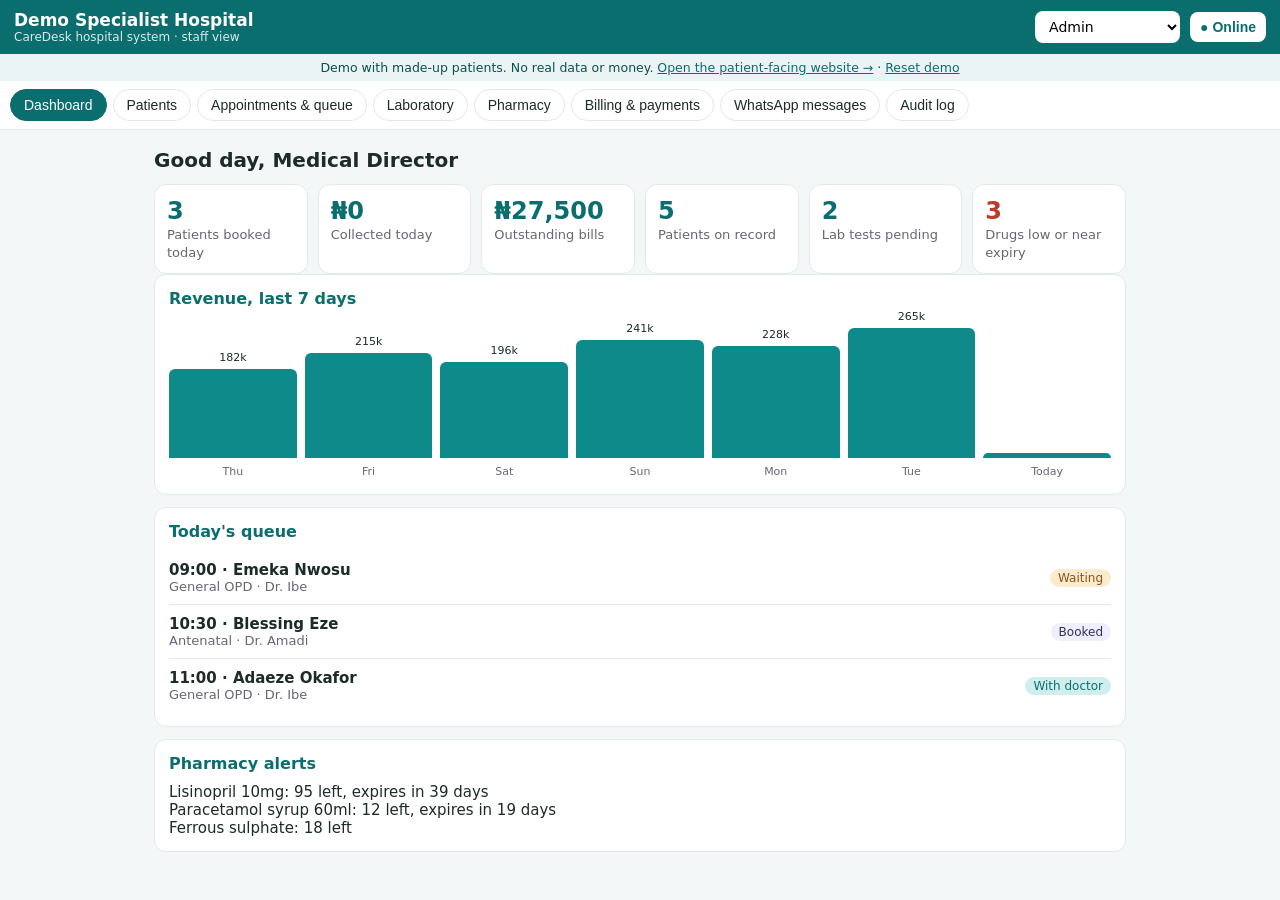
<file: index.html>
<!doctype html><html lang="en"><head><meta charset="utf-8"><meta name="viewport" content="width=device-width,initial-scale=1">
<title>CareDesk | Hospital system demo</title><link rel="stylesheet" href="app.css"></head><body>
<header><div class="brand"><span id="hname">Demo Specialist Hospital</span><small>CareDesk hospital system &middot; staff view</small></div>
<select id="role" title="Signed in as"></select>
<button class="net" id="net">&#9679; Online</button></header>
<div class="banner" id="offban">You are offline. Everything you enter is saved on this device and will sync automatically when the network returns. <b id="pend">0</b> change(s) waiting.</div>
<div class="demo">Demo with made-up patients. No real data or money. <a href="site.html" id="sitelink">Open the patient-facing website &rarr;</a> &middot; <a href="#" id="reset">Reset demo</a></div>
<nav id="nav"></nav><main id="main"></main>
<div class="modal" id="modal"><div class="box" id="mbox"></div></div><div class="toast" id="toast"></div>
<script src="data.js"></script><script src="app.js"></script></body></html>
</file>
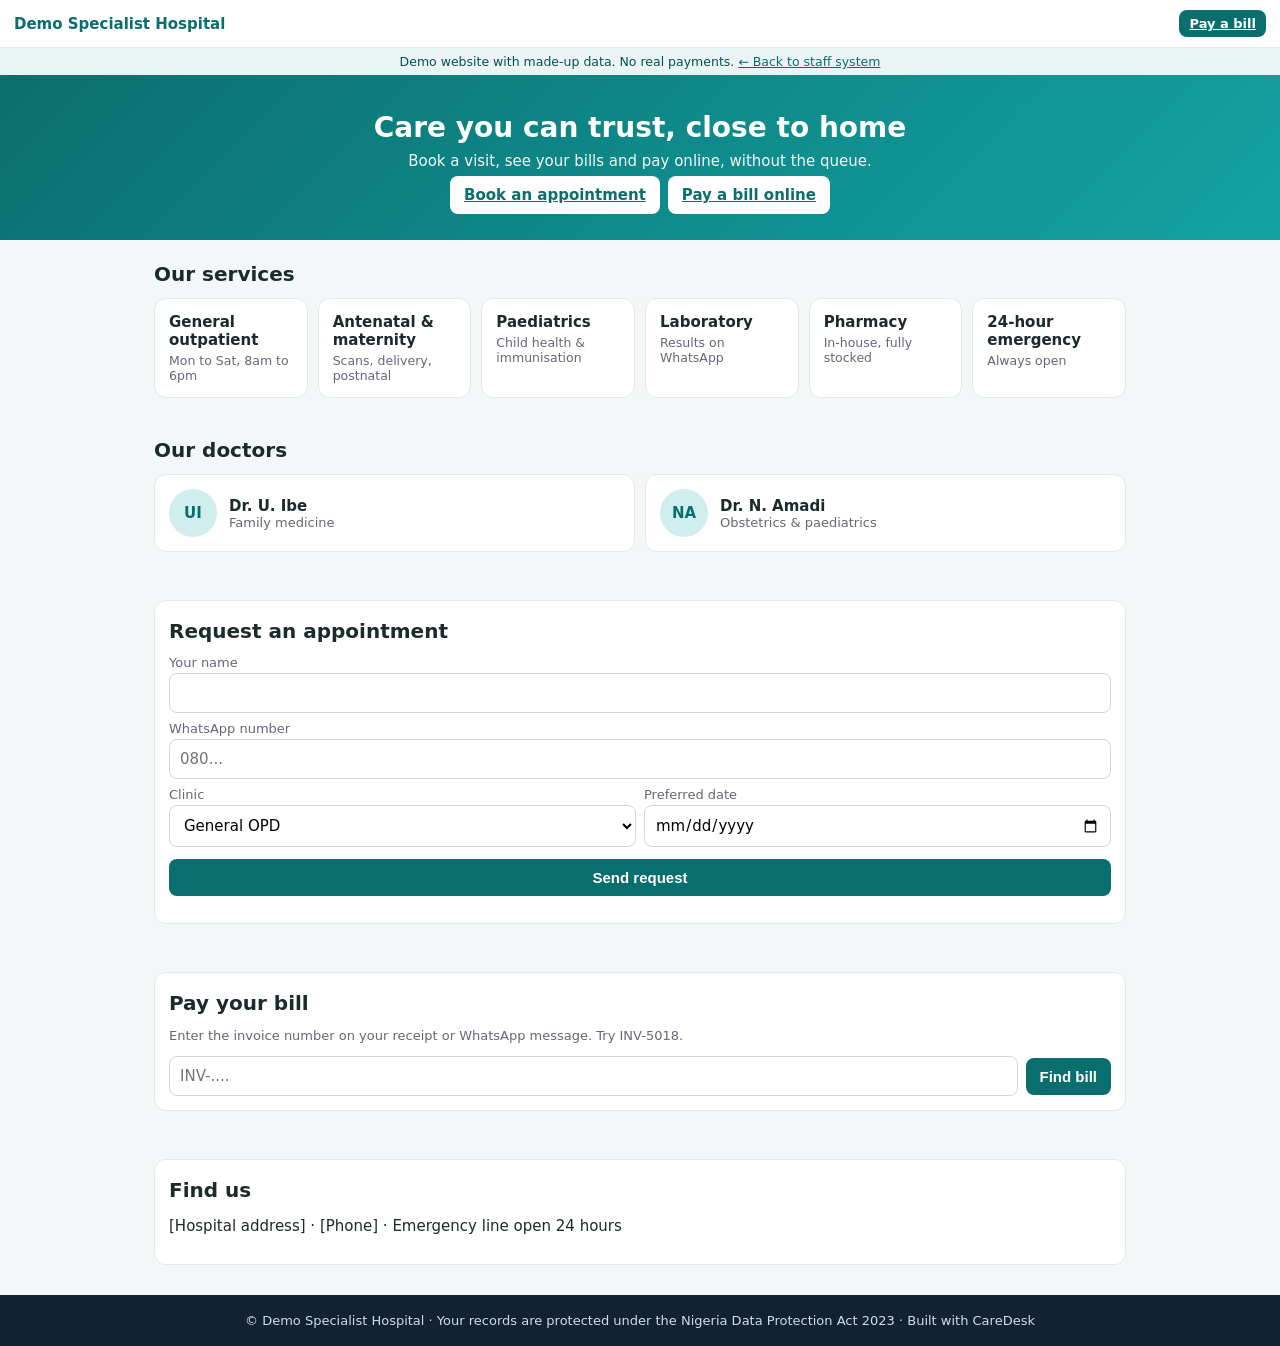
<file: site.html>
<!doctype html><html lang="en"><head><meta charset="utf-8"><meta name="viewport" content="width=device-width,initial-scale=1">
<title>Hospital website demo</title><link rel="stylesheet" href="app.css"><style>
.hero{background:linear-gradient(135deg,#0B6E6E,#13a3a3);color:#fff;padding:36px 18px;text-align:center}.hero h1{margin:0 0 8px;font-size:28px}.hero p{margin:0 0 16px;opacity:.95}
.hero .btn{background:#fff;color:var(--acc);margin:4px}.sec2{max-width:1000px;margin:0 auto;padding:18px 14px}.svc{display:grid;grid-template-columns:repeat(auto-fit,minmax(150px,1fr));gap:10px}
.svc div{background:#fff;border:1px solid var(--line);border-radius:12px;padding:14px;font-weight:600}.svc div small{display:block;font-weight:400;color:var(--mut);margin-top:4px}
.doc{display:flex;gap:12px;align-items:center}.av{width:48px;height:48px;border-radius:50%;background:#d1eeee;color:var(--acc);display:flex;align-items:center;justify-content:center;font-weight:700}
footer{background:#123;color:#cde;padding:18px;text-align:center;font-size:13px}.topbar{background:#fff;padding:10px 14px;display:flex;justify-content:space-between;align-items:center;border-bottom:1px solid var(--line);position:sticky;top:0;z-index:5}
.topbar b{color:var(--acc)}</style></head><body>
<div class="topbar"><b id="hn">Demo Specialist Hospital</b><a class="btn sm" href="#pay">Pay a bill</a></div>
<div class="demo">Demo website with made-up data. No real payments. <a href="index.html" id="back">&larr; Back to staff system</a></div>
<div class="hero"><h1>Care you can trust, close to home</h1><p>Book a visit, see your bills and pay online, without the queue.</p><a class="btn" href="#book">Book an appointment</a><a class="btn" href="#pay">Pay a bill online</a></div>
<div class="sec2"><h2>Our services</h2><div class="svc"><div>General outpatient<small>Mon to Sat, 8am to 6pm</small></div><div>Antenatal & maternity<small>Scans, delivery, postnatal</small></div><div>Paediatrics<small>Child health & immunisation</small></div><div>Laboratory<small>Results on WhatsApp</small></div><div>Pharmacy<small>In-house, fully stocked</small></div><div>24-hour emergency<small>Always open</small></div></div></div>
<div class="sec2"><h2>Our doctors</h2><div class="grid"><div class="card doc"><div class="av">UI</div><div><b>Dr. U. Ibe</b><div class="muted">Family medicine</div></div></div><div class="card doc"><div class="av">NA</div><div><b>Dr. N. Amadi</b><div class="muted">Obstetrics & paediatrics</div></div></div></div></div>
<div class="sec2" id="book"><div class="card"><h2>Request an appointment</h2><label>Your name</label><input id="n"><label>WhatsApp number</label><input id="ph" placeholder="080..."><div class="row"><div><label>Clinic</label><select id="c"><option>General OPD</option><option>Antenatal</option><option>Paediatrics</option></select></div><div><label>Preferred date</label><input type="date" id="d"></div></div><button class="btn" style="margin-top:12px;width:100%" onclick="req()">Send request</button><p class="muted" id="bmsg"></p></div></div>
<div class="sec2" id="pay"><div class="card"><h2>Pay your bill</h2><p class="muted">Enter the invoice number on your receipt or WhatsApp message. Try INV-5018.</p><div class="row"><input id="inv" placeholder="INV-...."><button class="btn" style="flex:0 0 auto" onclick="look()">Find bill</button></div><div id="bill"></div></div></div>
<div class="sec2"><div class="card"><h2>Find us</h2><p>[Hospital address] &middot; [Phone] &middot; Emergency line open 24 hours</p></div></div>
<footer>&copy; <span id="hn2"></span> &middot; Your records are protected under the Nigeria Data Protection Act 2023 &middot; Built with CareDesk</footer>
<div class="modal" id="modal"><div class="box" id="mbox"></div></div><div class="toast" id="toast"></div>
<script src="data.js"></script><script>
const KEY='caredesk_demo_v1';let S=JSON.parse(localStorage.getItem(KEY)||'null')||SEED();const Q=new URLSearchParams(location.search);const HN=Q.get('h')||localStorage.getItem('cd_h')||'Demo Specialist Hospital';
document.querySelectorAll('#hn,#hn2').forEach(e=>e.textContent=HN);document.title=HN;if(Q.get('h'))document.getElementById('back').href='index.html?h='+encodeURIComponent(HN);
const $=s=>document.querySelector(s),N=n=>'₦'+Number(n).toLocaleString('en-NG'),tot=b=>b.items.reduce((a,i)=>a+i[1],0);
function toast(m){const t=$('#toast');t.textContent=m;t.classList.add('show');setTimeout(()=>t.classList.remove('show'),3500)}
function save(){localStorage.setItem(KEY,JSON.stringify(S))}
function req(){if(!$('#n').value)return toast('Enter your name.');$('#bmsg').textContent='Thank you, '+$('#n').value.split(' ')[0]+'. The front desk will confirm your '+$('#c').value+' appointment on WhatsApp shortly.';toast('Request sent to the hospital.')}
function look(){const no=$('#inv').value.trim().toUpperCase(),b=S.bills.find(x=>x.no==no);if(!b){$('#bill').innerHTML='<p class="muted">No bill found with that number.</p>';return}
const p=S.patients.find(x=>x.id==b.pid),bal=tot(b)-b.paid;$('#bill').innerHTML=`<div class="card" style="margin-top:10px;background:#f8fbfb"><b>${b.no}</b> &middot; ${p.name.split(' ')[0]} ${p.name.split(' ')[1]?p.name.split(' ')[1][0]+'.':''}<table style="margin:8px 0">${b.items.map(i=>`<tr><td>${i[0]}</td><td>${N(i[1])}</td></tr>`).join('')}<tr><td><b>Balance</b></td><td><b>${N(bal)}</b></td></tr></table>${bal>0?`<button class="btn" style="width:100%" onclick="checkout('${b.no}')">Pay ${N(bal)} securely</button>`:'<span class="tag grn">Fully paid. Thank you.</span>'}</div>`}
let mt='Card';function checkout(no){const b=S.bills.find(x=>x.no==no),bal=tot(b)-b.paid;$('#mbox').innerHTML=`<h3>Secure payment</h3><p class="muted">Demo checkout. In the live system this is a licensed Nigerian payment provider and money goes straight to the hospital account.</p><b style="font-size:22px">${N(bal)}</b><div class="paytabs">${['Card','Transfer','USSD'].map(m=>`<button class="${m==mt?'on':''}" onclick="mt='${m}';checkout('${no}')">${m}</button>`).join('')}</div>
${mt=='Card'?'<label>Card number</label><input value="5061 0000 0000 0000" disabled><div class="row"><div><label>Expiry</label><input value="12/28" disabled></div><div><label>CVV</label><input value="123" disabled></div></div>':mt=='Transfer'?'<p>Transfer to <b>[Hospital] / Demo Bank 0123456789</b>. Your bill updates automatically when it lands.</p>':'<p>Dial <b>*737*000*'+bal+'#</b> on your phone to pay.</p>'}
<button class="btn" style="width:100%;margin-top:12px" onclick="done('${no}')">Pay now (demo)</button><button class="btn sec" style="width:100%;margin-top:6px" onclick="$('#modal').classList.remove('show')">Cancel</button>`;$('#modal').classList.add('show')}
function done(no){const b=S.bills.find(x=>x.no==no),p=S.patients.find(x=>x.id==b.pid);b.paid=tot(b);b.method='Online ('+mt.toLowerCase()+')';const d=new Date();S.wa.unshift({to:p.id,msg:`Payment received: ${N(tot(b))} for ${b.no} at ${HN}. Thank you, ${p.name.split(' ')[0]}.`,t:d.toISOString().slice(0,10)+' '+d.toTimeString().slice(0,5)});S.audit.unshift({t:d.toISOString().slice(0,10)+' '+d.toTimeString().slice(0,5),who:'Patient portal',a:'Online payment '+b.no+' ('+mt+')'});save();
$('#mbox').innerHTML=`<h3>Payment successful</h3><p>${N(tot(b))} paid for ${b.no}. A receipt has been sent to your WhatsApp.</p><p class="muted">Staff see this instantly on the billing screen, no need to show a teller slip.</p><button class="btn" style="width:100%" onclick="$('#modal').classList.remove('show');look()">Done</button>`}
const h=location.hash.match(/pay=(INV-\d+)/);if(h){$('#inv').value=h[1];look();setTimeout(()=>$('#pay').scrollIntoView(),100)}
</script></body></html>
</file>
<file: app.css>
:root{--acc:#0B6E6E;--acc2:#0f8a8a;--bg:#f4f7f7;--card:#fff;--ink:#1d2a2a;--mut:#667;--red:#c0392b;--amb:#d68910;--grn:#1e8449;--line:#e3e9e9}
*{box-sizing:border-box}body{margin:0;font-family:system-ui,-apple-system,Segoe UI,Roboto,sans-serif;background:var(--bg);color:var(--ink);font-size:15px}
a{color:var(--acc)}header{background:var(--acc);color:#fff;padding:10px 14px;display:flex;align-items:center;gap:10px;flex-wrap:wrap;position:sticky;top:0;z-index:5}
header .brand{font-weight:700;font-size:17px;flex:1;min-width:160px}header .brand small{display:block;font-weight:400;opacity:.85;font-size:12px}
header select,header button{width:auto;border:0;border-radius:8px;padding:7px 10px;font-size:14px}
.net{background:#fff;color:var(--acc);font-weight:600;cursor:pointer}.net.off{background:#f5b041;color:#222}
.banner{background:#fdebd0;color:#7a4a00;padding:8px 14px;font-size:14px;display:none}.banner.show{display:block}
.demo{background:#eaf4f4;color:#0b4f4f;padding:6px 14px;font-size:12.5px;text-align:center}
nav{display:flex;gap:6px;overflow-x:auto;padding:8px 10px;background:#fff;border-bottom:1px solid var(--line);position:sticky;top:56px;z-index:4}
nav button{flex:0 0 auto;border:1px solid var(--line);background:#fff;border-radius:20px;padding:7px 13px;font-size:14px;cursor:pointer;color:var(--ink)}
nav button.on{background:var(--acc);color:#fff;border-color:var(--acc)}
main{max-width:1000px;margin:0 auto;padding:14px}
.card{background:var(--card);border:1px solid var(--line);border-radius:12px;padding:14px;margin-bottom:12px}
h2{margin:4px 0 12px;font-size:20px}h3{margin:0 0 10px;font-size:16px;color:var(--acc)}
.grid{display:grid;grid-template-columns:repeat(auto-fit,minmax(150px,1fr));gap:10px}
.kpi{background:#fff;border:1px solid var(--line);border-radius:12px;padding:12px}.kpi b{display:block;font-size:24px;color:var(--acc)}.kpi span{font-size:13px;color:var(--mut)}
input,select,textarea{width:100%;padding:10px;border:1px solid #cfd8d8;border-radius:8px;font-size:15px;font-family:inherit;background:#fff}
label{font-size:13px;color:var(--mut);display:block;margin:8px 0 3px}
.btn{background:var(--acc);color:#fff;border:0;border-radius:8px;padding:10px 14px;font-size:15px;cursor:pointer;font-weight:600}
.btn.sec{background:#fff;color:var(--acc);border:1px solid var(--acc)}.btn.sm{padding:6px 10px;font-size:13px}.btn.red{background:var(--red)}
.row{display:flex;gap:8px;flex-wrap:wrap;align-items:center}.row>*{flex:1}
.list .it{display:flex;justify-content:space-between;gap:10px;align-items:center;padding:10px 0;border-bottom:1px solid var(--line);flex-wrap:wrap}
.list .it:last-child{border-bottom:0}.it .t{font-weight:600}.it .s{font-size:13px;color:var(--mut)}
.tag{display:inline-block;font-size:12px;padding:2px 8px;border-radius:10px;background:#eef;color:#335}
.tag.red{background:#fadbd8;color:var(--red)}.tag.amb{background:#fdebd0;color:#935116}.tag.grn{background:#d5f5e3;color:var(--grn)}.tag.acc{background:#d1eeee;color:var(--acc)}
.allergy{background:#fadbd8;color:var(--red);padding:8px 10px;border-radius:8px;font-weight:600;margin:8px 0}
.tl{border-left:3px solid var(--acc);padding-left:12px;margin-left:4px}.tl .ev{margin-bottom:12px}.tl .ev .d{font-size:12px;color:var(--mut)}
.bars{display:flex;align-items:flex-end;gap:8px;height:140px;padding-top:10px}.bars div{flex:1;background:var(--acc2);border-radius:6px 6px 0 0;position:relative;min-width:18px}
.bars div span{position:absolute;bottom:-20px;left:0;right:0;text-align:center;font-size:11px;color:var(--mut)}.bars div em{position:absolute;top:-18px;left:0;right:0;text-align:center;font-size:11px;font-style:normal}
.modal{position:fixed;inset:0;background:rgba(0,0,0,.45);display:none;align-items:center;justify-content:center;z-index:20;padding:12px}.modal.show{display:flex}
.modal .box{background:#fff;border-radius:14px;max-width:420px;width:100%;padding:18px;max-height:92vh;overflow:auto}
.phone{max-width:360px;margin:0 auto;background:#e5ddd5;border-radius:22px;border:8px solid #222;overflow:hidden}
.phone .top{background:#075e54;color:#fff;padding:10px 12px;font-weight:600}.phone .top small{display:block;font-weight:400;opacity:.8}
.phone .msgs{padding:10px;min-height:380px;max-height:520px;overflow:auto}
.bub{background:#fff;border-radius:8px;padding:8px 10px;margin:6px 0;font-size:14px;max-width:88%;box-shadow:0 1px 1px rgba(0,0,0,.1);white-space:pre-line}.bub .tm{font-size:11px;color:#888;text-align:right}
.toast{position:fixed;bottom:18px;left:50%;transform:translateX(-50%);background:#1d2a2a;color:#fff;padding:10px 16px;border-radius:10px;font-size:14px;display:none;z-index:30;max-width:90%}.toast.show{display:block}
table{width:100%;border-collapse:collapse;font-size:14px}td,th{padding:8px;border-bottom:1px solid var(--line);text-align:left}th{color:var(--mut);font-weight:600;font-size:13px}
.muted{color:var(--mut);font-size:13px}.hide{display:none!important}
.paytabs{display:flex;gap:6px;margin:10px 0}.paytabs button{flex:1;padding:8px;border:1px solid var(--line);background:#fff;border-radius:8px;cursor:pointer}.paytabs button.on{border-color:var(--acc);color:var(--acc);font-weight:700}
@media(max-width:600px){nav{top:92px}h2{font-size:18px}}
</file>
